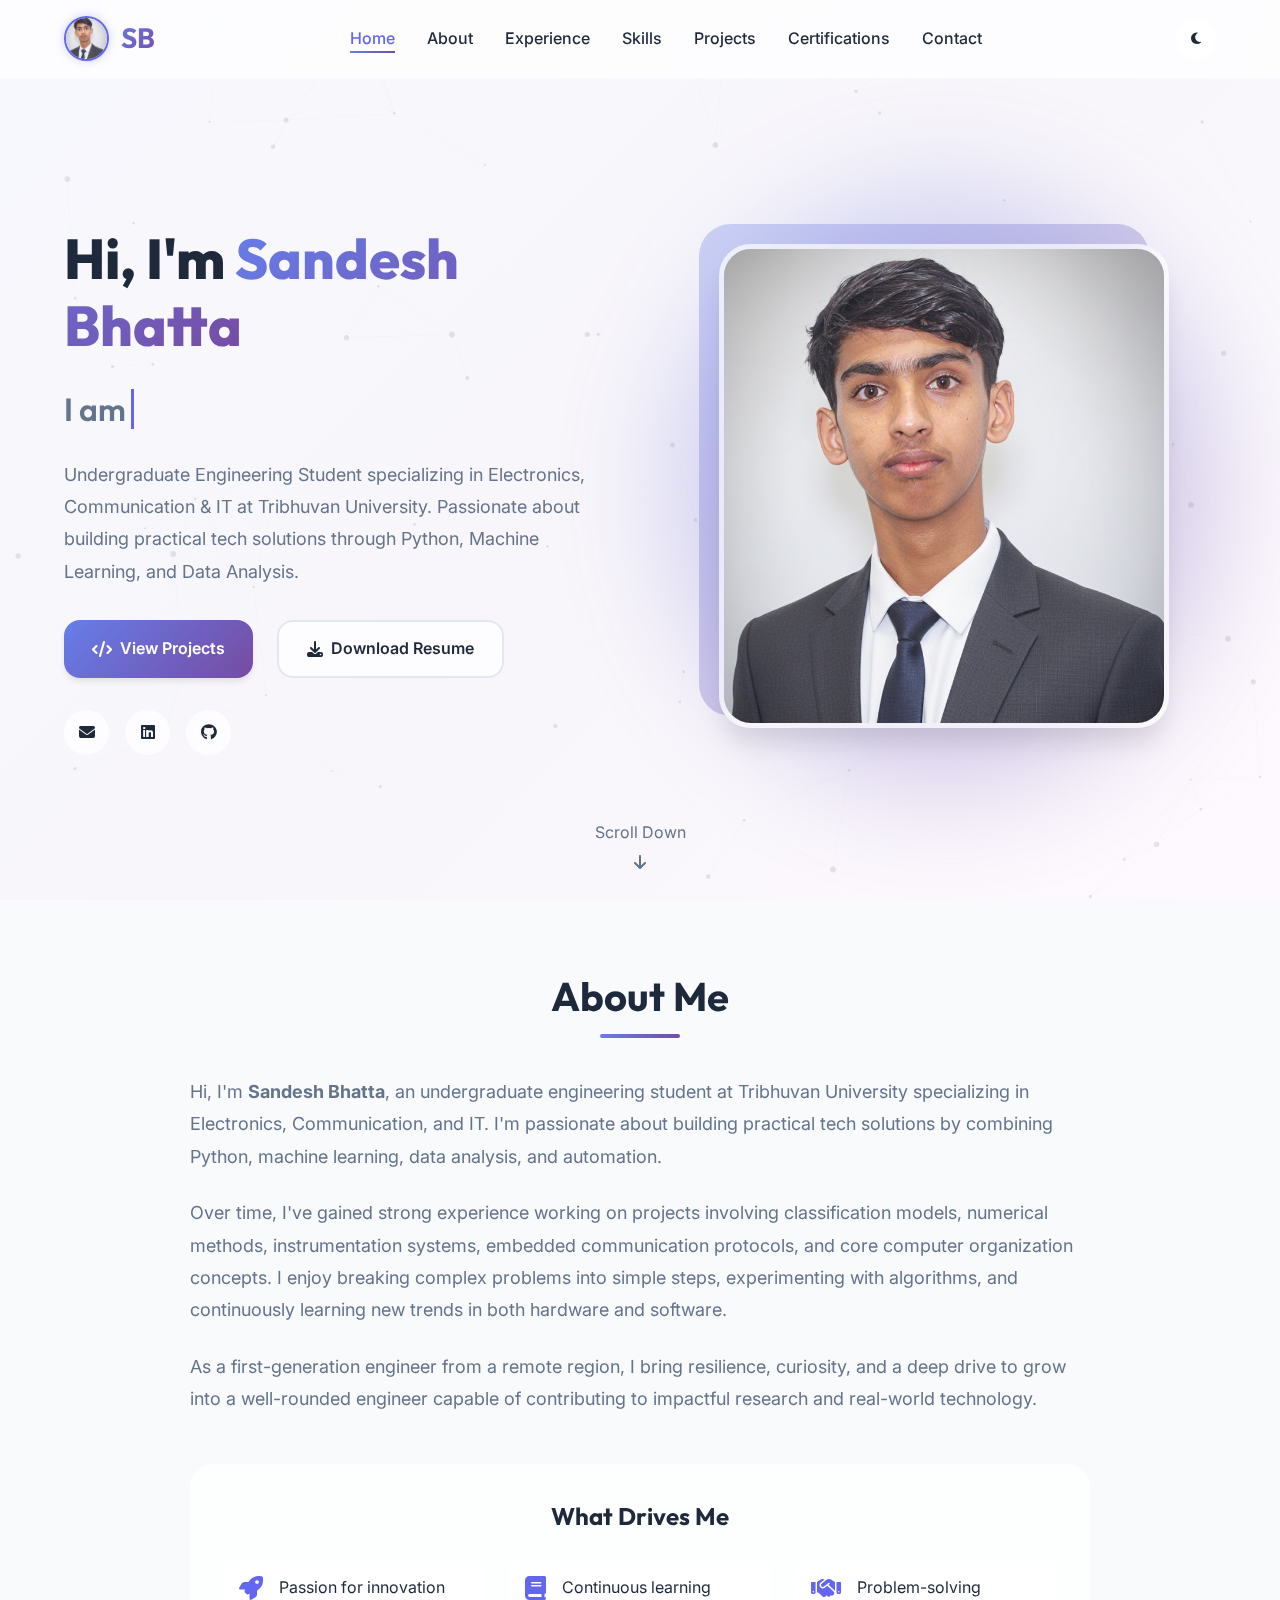
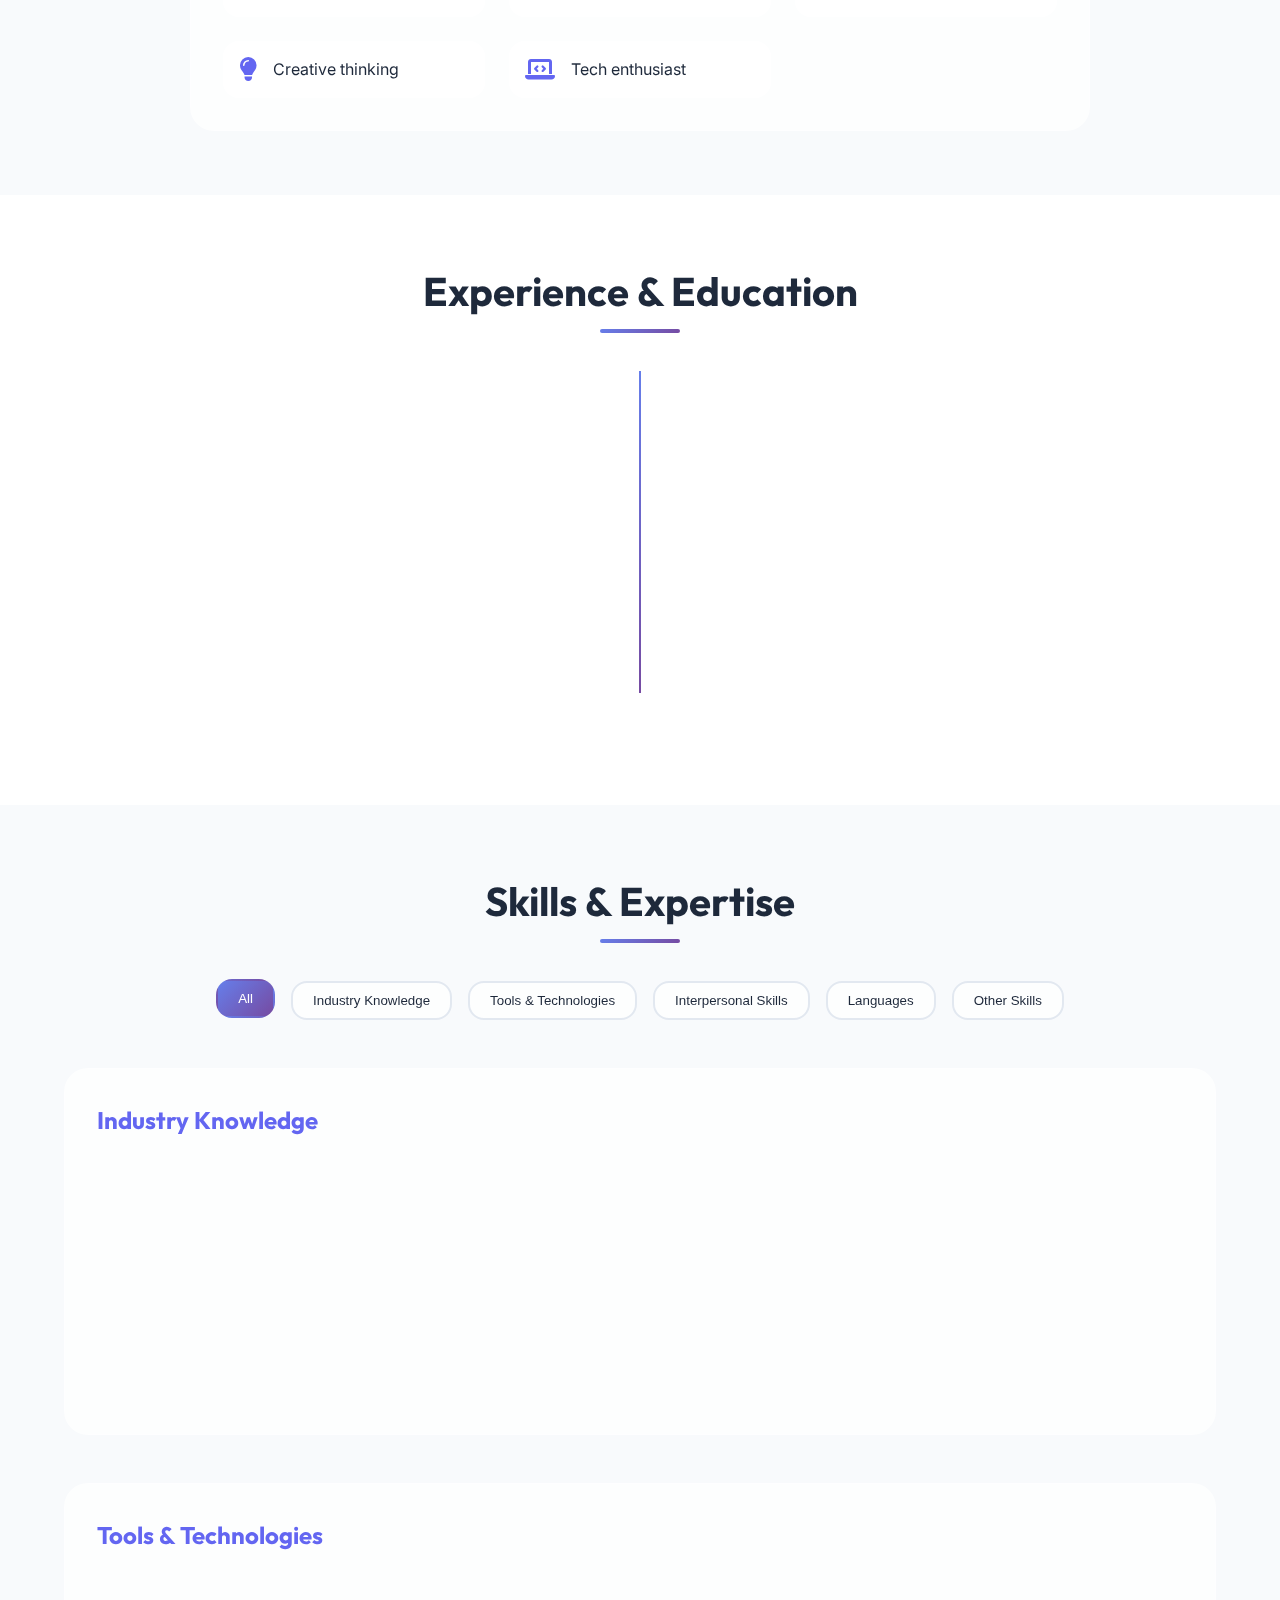
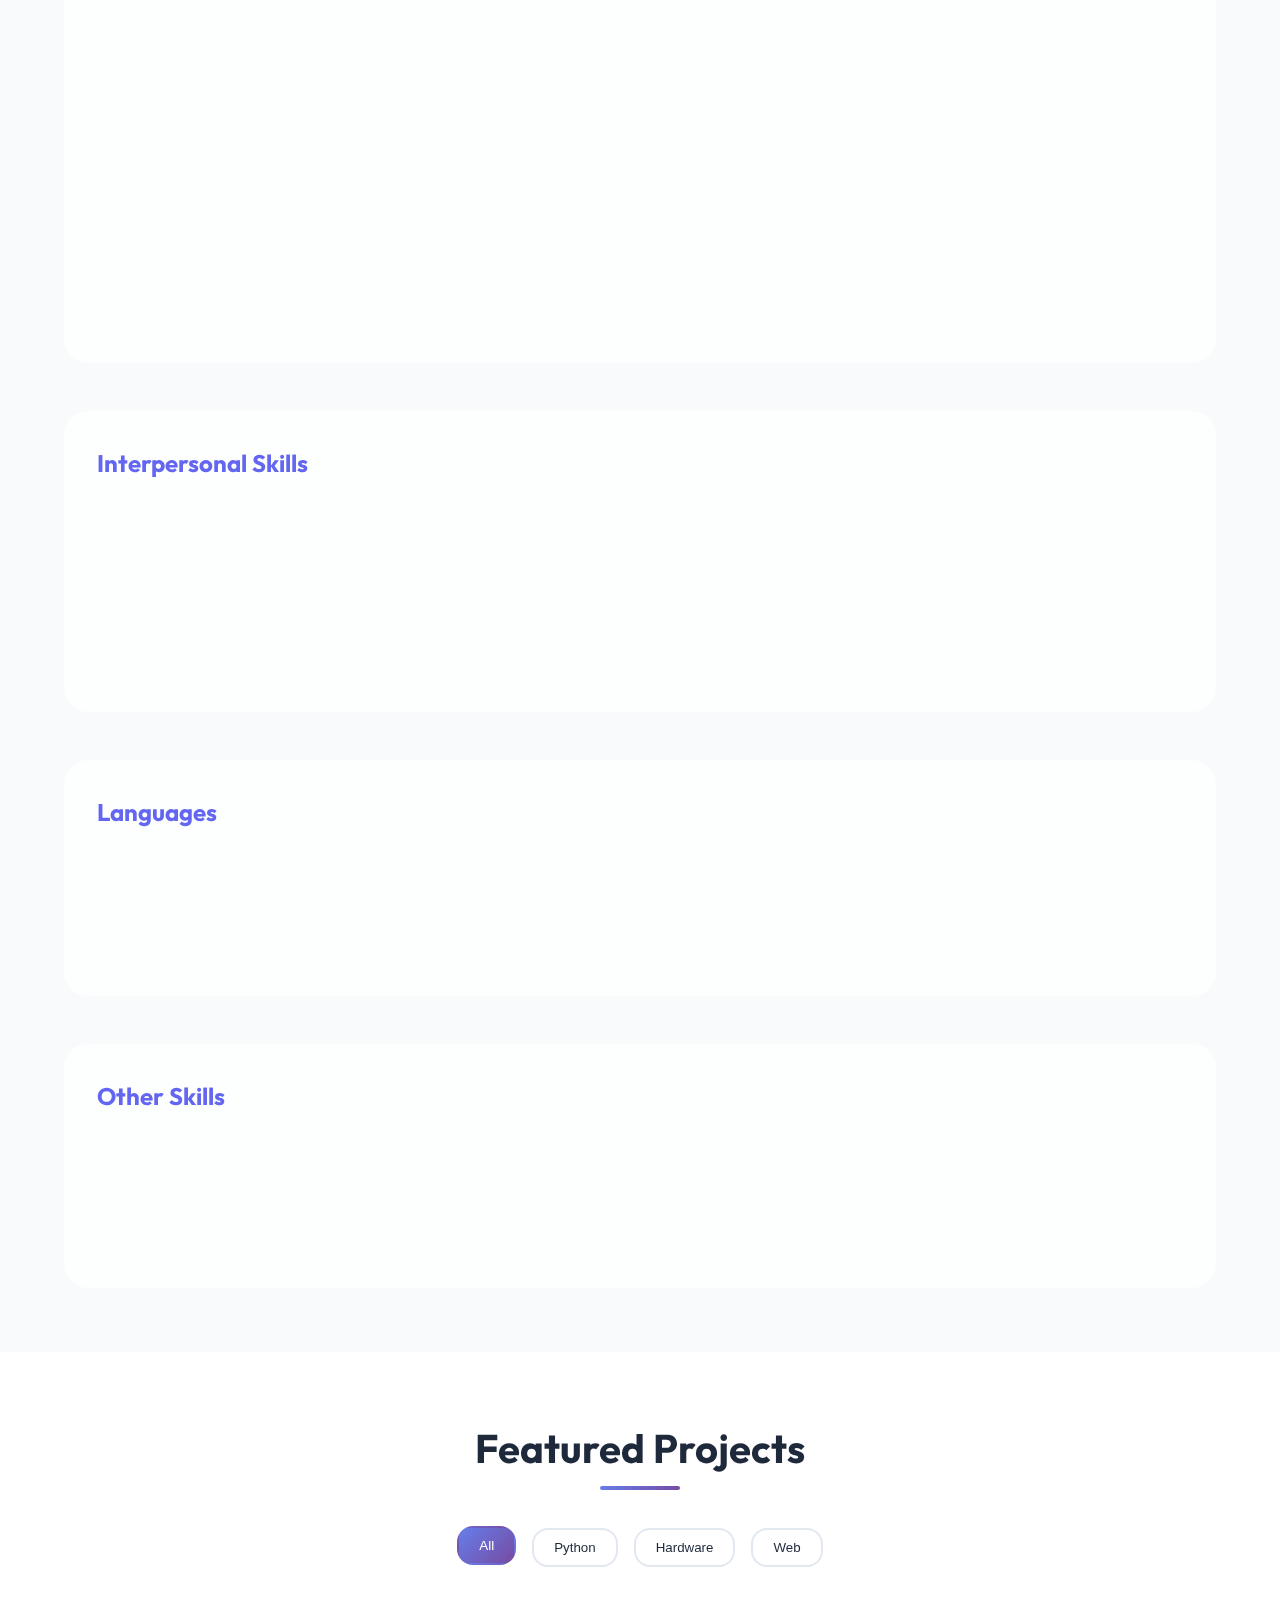
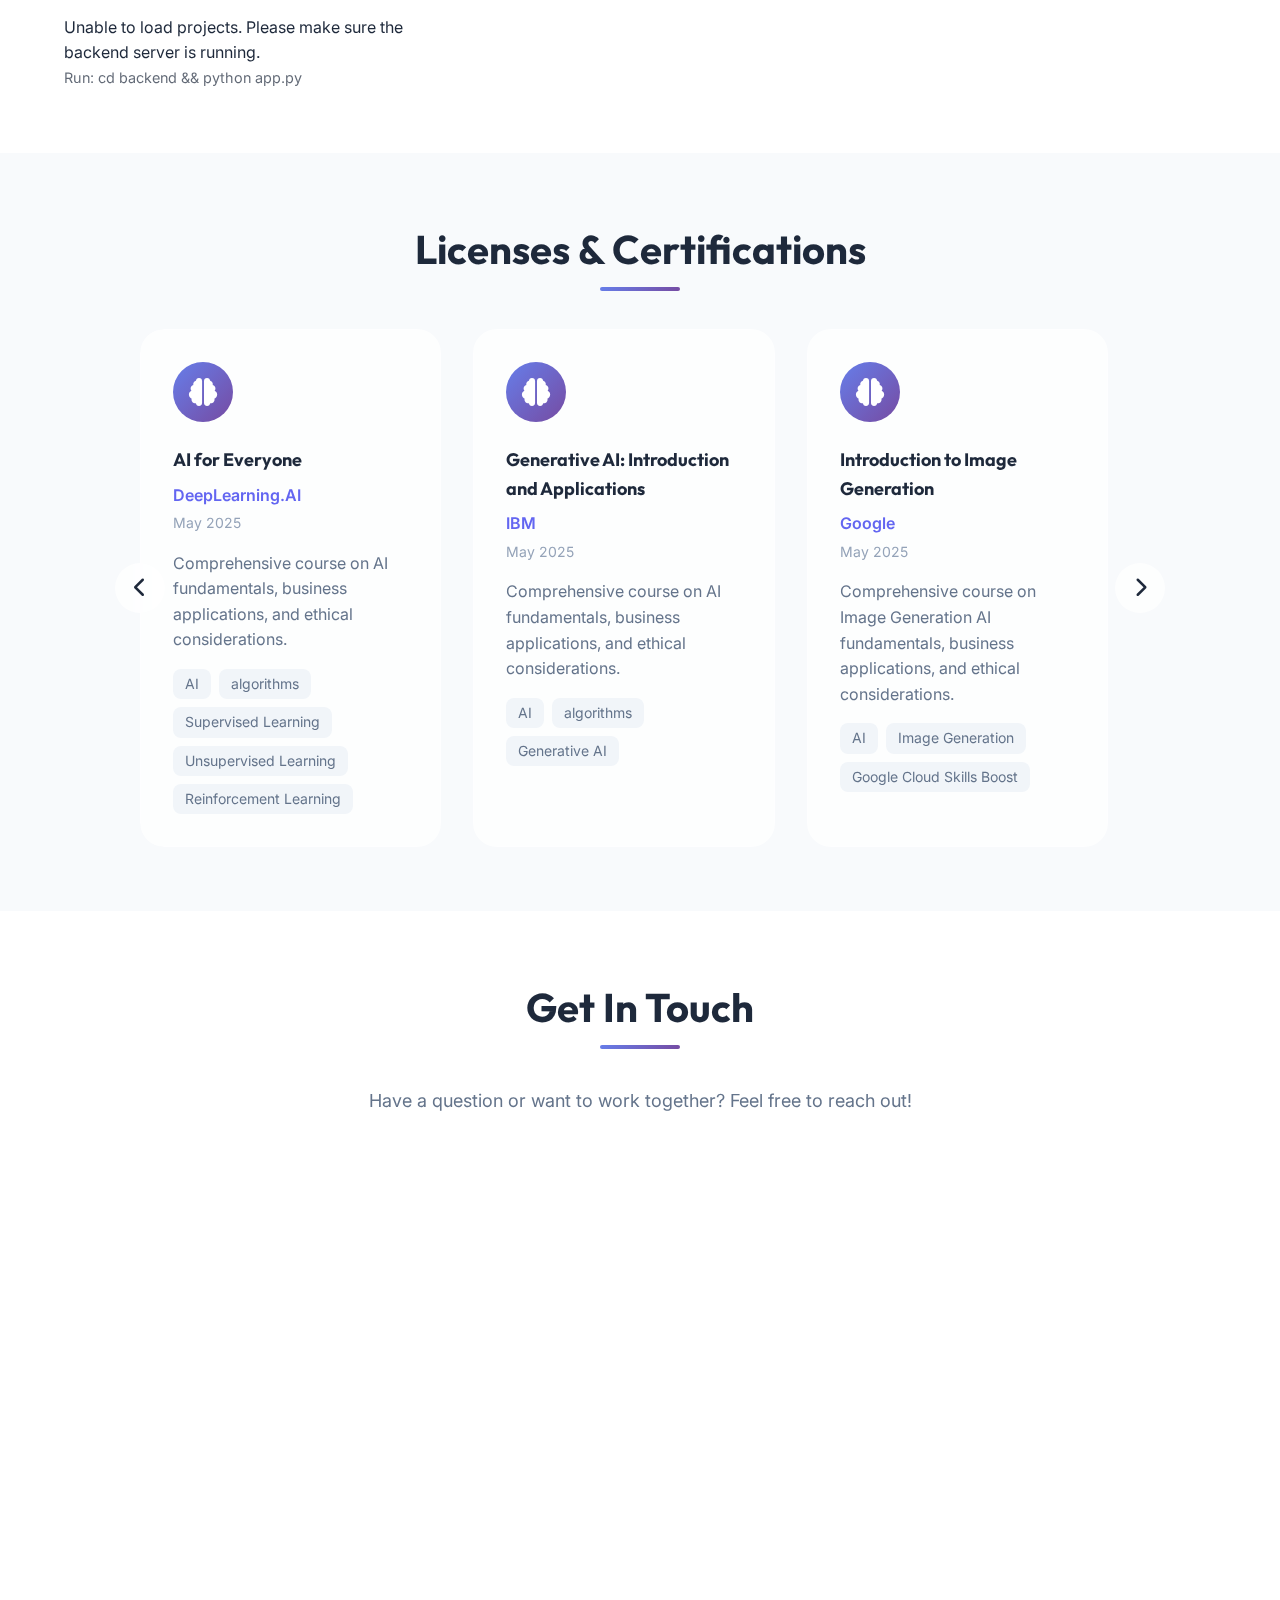
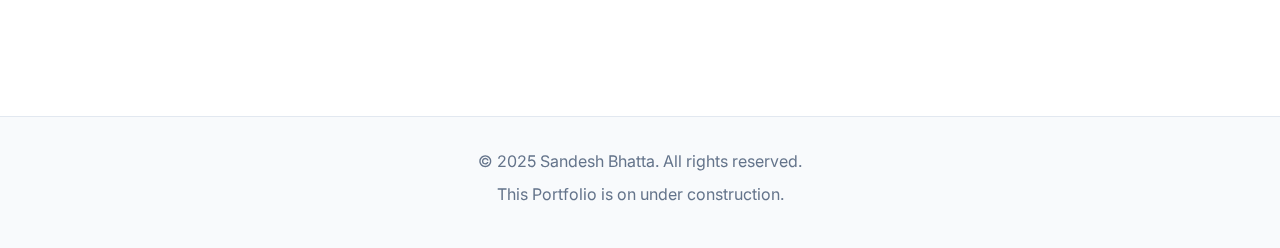
<file: index.html>
<!DOCTYPE html>
<html lang="en">

<head>
    <meta charset="UTF-8">
    <meta name="viewport" content="width=device-width, initial-scale=1.0">
    <meta name="description"
        content="Sandesh Bhatta - Electronics, Communication & IT Engineering Student | Python Developer | Machine Learning Enthusiast">
    <meta name="keywords"
        content="Sandesh Bhatta, Portfolio, Python Developer, Machine Learning, Electronics Engineering, Web Developer">
    <meta name="author" content="Sandesh Bhatta">
    <title>Sandesh Bhatta | Portfolio</title>

    <!-- Fonts -->
    <link rel="preconnect" href="https://fonts.googleapis.com">
    <link rel="preconnect" href="https://fonts.gstatic.com" crossorigin>
    <link
        href="https://fonts.googleapis.com/css2?family=Inter:wght@300;400;500;600;700;800&family=Outfit:wght@400;500;600;700&display=swap"
        rel="stylesheet">

    <!-- Font Awesome -->
    <link rel="stylesheet" href="https://cdnjs.cloudflare.com/ajax/libs/font-awesome/6.5.1/css/all.min.css">

    <!-- CSS -->
    <link rel="stylesheet" href="css/style.css">
</head>

<body>
    <!-- Particle Background -->
    <canvas id="particles"></canvas>

    <!-- Navigation -->
    <nav class="navbar" id="navbar">
        <div class="container nav-container">
            <a href="#home" class="logo">
                <img src="assets/profile.jpg" alt="Sandesh Bhatta" class="logo-image">
                <span class="logo-text">SB</span>
            </a>

            <ul class="nav-menu" id="navMenu">
                <li><a href="#home" class="nav-link active">Home</a></li>
                <li><a href="#about" class="nav-link">About</a></li>
                <li><a href="#experience" class="nav-link">Experience</a></li>
                <li><a href="#skills" class="nav-link">Skills</a></li>
                <li><a href="#projects" class="nav-link">Projects</a></li>
                <li><a href="#certifications" class="nav-link">Certifications</a></li>
                <li><a href="#contact" class="nav-link">Contact</a></li>
            </ul>

            <div class="nav-actions">
                <button class="theme-toggle" id="themeToggle" aria-label="Toggle theme">
                    <i class="fas fa-moon"></i>
                </button>
                <button class="mobile-toggle" id="mobileToggle" aria-label="Toggle menu">
                    <span></span>
                    <span></span>
                    <span></span>
                </button>
            </div>
        </div>
    </nav>

    <!-- Hero Section -->
    <section id="home" class="hero">
        <div class="container">
            <div class="hero-content">
                <div class="hero-text">
                    <h1 class="hero-title">
                        Hi, I'm <span class="gradient-text">Sandesh Bhatta</span>
                    </h1>
                    <div class="typing-container">
                        <h2 class="hero-subtitle">
                            I am <span class="typing-text" id="typingText"></span>
                        </h2>
                    </div>
                    <p class="hero-description">
                        Undergraduate Engineering Student specializing in Electronics, Communication & IT at Tribhuvan
                        University.
                        Passionate about building practical tech solutions through Python, Machine Learning, and Data
                        Analysis.
                    </p>
                    <div class="hero-buttons">
                        <a href="#projects" class="btn btn-primary">
                            <i class="fas fa-code"></i> View Projects
                        </a>
                        <a href="#" class="btn btn-secondary" id="downloadResume">
                            <i class="fas fa-download"></i> Download Resume
                        </a>
                    </div>
                    <div class="social-links">
                        <a href="mailto:bhattasandesh148@gmail.com" class="social-link" aria-label="Email">
                            <i class="fas fa-envelope"></i>
                        </a>
                        <a href="https://linkedin.com/in/sandesh-bhatta" target="_blank" class="social-link"
                            aria-label="LinkedIn">
                            <i class="fab fa-linkedin"></i>
                        </a>
                        <a href="https://github.com/sandeshbhatta495495" target="_blank" class="social-link"
                            aria-label="GitHub">
                            <i class="fab fa-github"></i>
                        </a>
                    </div>
                </div>
                <div class="hero-image">
                    <div class="image-wrapper">
                        <div class="image-glow"></div>
                        <img src="assets/profile.jpg" alt="Sandesh Bhatta" id="profileImage">
                    </div>
                </div>
            </div>
            <div class="scroll-indicator">
                <span>Scroll Down</span>
                <i class="fas fa-arrow-down"></i>
            </div>
        </div>
    </section>

    <!-- About Section -->
    <section id="about" class="about section">
        <div class="container">
            <h2 class="section-title">About Me</h2>
            <div class="about-content">
                <div class="about-text">
                    <p class="about-description">
                        Hi, I'm <strong>Sandesh Bhatta</strong>, an undergraduate engineering student at Tribhuvan
                        University
                        specializing in Electronics, Communication, and IT. I'm passionate about building practical tech
                        solutions
                        by combining Python, machine learning, data analysis, and automation.
                    </p>
                    <p class="about-description">
                        Over time, I've gained strong experience working on projects involving classification models,
                        numerical methods,
                        instrumentation systems, embedded communication protocols, and core computer organization
                        concepts. I enjoy
                        breaking complex problems into simple steps, experimenting with algorithms, and continuously
                        learning new trends
                        in both hardware and software.
                    </p>
                    <p class="about-description">
                        As a first-generation engineer from a remote region, I bring resilience, curiosity, and a deep
                        drive to grow
                        into a well-rounded engineer capable of contributing to impactful research and real-world
                        technology.
                    </p>

                    <div class="what-drives-me">
                        <h3>What Drives Me</h3>
                        <div class="drives-grid">
                            <div class="drive-item">
                                <i class="fas fa-rocket"></i>
                                <span>Passion for innovation</span>
                            </div>
                            <div class="drive-item">
                                <i class="fas fa-book"></i>
                                <span>Continuous learning</span>
                            </div>
                            <div class="drive-item">
                                <i class="fas fa-handshake"></i>
                                <span>Problem-solving</span>
                            </div>
                            <div class="drive-item">
                                <i class="fas fa-lightbulb"></i>
                                <span>Creative thinking</span>
                            </div>
                            <div class="drive-item">
                                <i class="fas fa-laptop-code"></i>
                                <span>Tech enthusiast</span>
                            </div>
                        </div>
                    </div>
                </div>
            </div>
        </div>
    </section>

    <!-- Experience Section -->
    <section id="experience" class="experience section">
        <div class="container">
            <h2 class="section-title">Experience & Education</h2>
            <div class="timeline">
                <div class="timeline-item reveal">
                    <div class="timeline-dot"></div>
                    <div class="timeline-content">
                        <h3>Undergraduate Engineering Student</h3>
                        <h4>Tribhuvan University</h4>
                        <span class="timeline-date">Present</span>
                        <p>Specializing in Electronics, Communication, and Information Technology. Working on projects
                            involving machine learning, data analysis, and embedded systems.</p>
                    </div>
                </div>
            </div>
        </div>
    </section>

    <!-- Skills Section -->
    <section id="skills" class="skills section">
        <div class="container">
            <h2 class="section-title">Skills & Expertise</h2>

            <div class="skills-filter">
                <button class="filter-btn active" data-filter="all">All</button>
                <button class="filter-btn" data-filter="industry">Industry Knowledge</button>
                <button class="filter-btn" data-filter="tools">Tools & Technologies</button>
                <button class="filter-btn" data-filter="interpersonal">Interpersonal Skills</button>
                <button class="filter-btn" data-filter="languages">Languages</button>
                <button class="filter-btn" data-filter="other">Other Skills</button>
            </div>

            <div class="skills-grid">
                <!-- Industry Knowledge -->
                <div class="skill-category" data-category="industry">
                    <h3 class="category-title">Industry Knowledge</h3>
                    <div class="skill-items">
                        <div class="skill-item reveal">
                            <div class="skill-info">
                                <span class="skill-name">Engineering Management</span>
                                <span class="skill-percent">85%</span>
                            </div>
                            <div class="skill-bar">
                                <div class="skill-progress" style="--progress: 85%"></div>
                            </div>
                        </div>
                        <div class="skill-item reveal">
                            <div class="skill-info">
                                <span class="skill-name">Data Science</span>
                                <span class="skill-percent">80%</span>
                            </div>
                            <div class="skill-bar">
                                <div class="skill-progress" style="--progress: 80%"></div>
                            </div>
                        </div>
                        <div class="skill-item reveal">
                            <div class="skill-info">
                                <span class="skill-name">Artificial Intelligence (AI)</span>
                                <span class="skill-percent">75%</span>
                            </div>
                            <div class="skill-bar">
                                <div class="skill-progress" style="--progress: 75%"></div>
                            </div>
                        </div>
                        <div class="skill-item reveal">
                            <div class="skill-info">
                                <span class="skill-name">Computer Programming</span>
                                <span class="skill-percent">90%</span>
                            </div>
                            <div class="skill-bar">
                                <div class="skill-progress" style="--progress: 90%"></div>
                            </div>
                        </div>
                    </div>
                </div>

                <!-- Tools & Technologies -->
                <div class="skill-category" data-category="tools">
                    <h3 class="category-title">Tools & Technologies</h3>
                    <div class="tech-grid">
                        <div class="tech-item reveal"><i class="fab fa-python"></i> Python</div>
                        <div class="tech-item reveal"><i class="fas fa-code"></i> C++</div>
                        <div class="tech-item reveal"><i class="fas fa-code"></i> C</div>
                        <div class="tech-item reveal"><i class="fab fa-html5"></i> HTML</div>
                        <div class="tech-item reveal"><i class="fab fa-css3-alt"></i> CSS</div>
                        <div class="tech-item reveal"><i class="fas fa-microchip"></i> Arduino</div>
                        <div class="tech-item reveal"><i class="fab fa-figma"></i> Figma</div>
                        <div class="tech-item reveal"><i class="fab fa-microsoft"></i> Microsoft Office</div>
                        <div class="tech-item reveal"><i class="fas fa-palette"></i> Adobe Photoshop</div>
                        <div class="tech-item reveal"><i class="fas fa-cube"></i> 3D Printing</div>
                        <div class="tech-item reveal"><i class="fas fa-robot"></i> Generative AI</div>
                        <div class="tech-item reveal"><i class="fas fa-network-wired"></i> n8n</div>
                        <div class="tech-item reveal"><i class="fas fa-comments"></i> ChatGPT</div>
                        <div class="tech-item reveal"><i class="fab fa-google"></i> Google Colab</div>
                        <div class="tech-item reveal"><i class="fas fa-book"></i> Jupyter Notebook</div>
                        <div class="tech-item reveal"><i class="fas fa-database"></i> SQLite</div>
                    </div>
                </div>

                <!-- Interpersonal Skills -->
                <div class="skill-category" data-category="interpersonal">
                    <h3 class="category-title">Interpersonal Skills</h3>
                    <div class="skill-items">
                        <div class="skill-item reveal">
                            <div class="skill-info">
                                <span class="skill-name">Effective Presentation</span>
                                <span class="skill-percent">88%</span>
                            </div>
                            <div class="skill-bar">
                                <div class="skill-progress" style="--progress: 88%"></div>
                            </div>
                        </div>
                        <div class="skill-item reveal">
                            <div class="skill-info">
                                <span class="skill-name">Communication</span>
                                <span class="skill-percent">90%</span>
                            </div>
                            <div class="skill-bar">
                                <div class="skill-progress" style="--progress: 90%"></div>
                            </div>
                        </div>
                        <div class="skill-item reveal">
                            <div class="skill-info">
                                <span class="skill-name">Presentation Skills</span>
                                <span class="skill-percent">85%</span>
                            </div>
                            <div class="skill-bar">
                                <div class="skill-progress" style="--progress: 85%"></div>
                            </div>
                        </div>
                    </div>
                </div>

                <!-- Languages -->
                <div class="skill-category" data-category="languages">
                    <h3 class="category-title">Languages</h3>
                    <div class="skill-items">
                        <div class="skill-item reveal">
                            <div class="skill-info">
                                <span class="skill-name">English (Fluent)</span>
                                <span class="skill-percent">95%</span>
                            </div>
                            <div class="skill-bar">
                                <div class="skill-progress" style="--progress: 95%"></div>
                            </div>
                        </div>
                        <div class="skill-item reveal">
                            <div class="skill-info">
                                <span class="skill-name">Nepali (Native)</span>
                                <span class="skill-percent">100%</span>
                            </div>
                            <div class="skill-bar">
                                <div class="skill-progress" style="--progress: 100%"></div>
                            </div>
                        </div>
                    </div>
                </div>

                <!-- Other Skills -->
                <div class="skill-category" data-category="other">
                    <h3 class="category-title">Other Skills</h3>
                    <div class="tech-grid">
                        <div class="tech-item reveal"><i class="fas fa-laptop"></i> Computer Literacy</div>
                        <div class="tech-item reveal"><i class="fas fa-file-word"></i> Word Processing</div>
                        <div class="tech-item reveal"><i class="fas fa-table"></i> Spreadsheets</div>
                        <div class="tech-item reveal"><i class="fas fa-envelope"></i> Business Email</div>
                        <div class="tech-item reveal"><i class="fas fa-brain"></i> GenAI Applications</div>
                        <div class="tech-item reveal"><i class="fas fa-terminal"></i> Prompt Engineering</div>
                    </div>
                </div>
            </div>
        </div>
    </section>

    <!-- Projects Section -->
    <section id="projects" class="projects section">
        <div class="container">
            <h2 class="section-title">Featured Projects</h2>

            <div class="projects-filter">
                <button class="filter-btn active" data-filter="all">All</button>
                <button class="filter-btn" data-filter="python">Python</button>
                <button class="filter-btn" data-filter="hardware">Hardware</button>
                <button class="filter-btn" data-filter="web">Web</button>
            </div>

            <div class="projects-grid">
                <!-- Projects will be loaded dynamically from backend -->
            </div>
        </div>
    </section>

    <!-- Certifications Section -->
    <section id="certifications" class="certifications section">
        <div class="container">
            <h2 class="section-title">Licenses & Certifications</h2>

            <div class="certifications-carousel">
                <button class="carousel-btn prev" id="prevBtn">
                    <i class="fas fa-chevron-left"></i>
                </button>

                <div class="certifications-wrapper">
                    <div class="certifications-track" id="certificationsTrack">
                        <!-- Certification 1 -->
                        <div class="cert-card">
                            <div class="cert-icon">
                                <i class="fas fa-brain"></i>
                            </div>
                            <h3 class="cert-title">AI for Everyone</h3>
                            <p class="cert-issuer">DeepLearning.AI</p>
                            <p class="cert-date">May 2025</p>
                            <p class="cert-description">Comprehensive course on AI fundamentals, business applications,
                                and ethical considerations.</p>
                            <div class="cert-tags">
                                <span class="tag">AI</span>
                                <span class="tag">algorithms</span>
                                <span class="tag">Supervised Learning</span>
                                <span class="tag">Unsupervised Learning</span>
                                <span class="tag">Reinforcement Learning</span>
                                
                            </div>
                        </div>
                        <!-- Certification 2 -->
                        <div class="cert-card">
                            <div class="cert-icon">
                                <i class="fas fa-brain"></i>
                            </div>
                            <h3 class="cert-title">Generative AI: Introduction and Applications</h3>
                            <p class="cert-issuer">IBM</p>
                            <p class="cert-date">May 2025</p>
                            <p class="cert-description">Comprehensive course on AI fundamentals, business applications,
                                and ethical considerations.</p>
                            <div class="cert-tags">
                                <span class="tag">AI</span>
                                <span class="tag">algorithms</span>
                                <span class="tag">Generative AI</span>

                            </div>
                        </div>
                        <!-- Certification 3 -->
                        <div class="cert-card">
                            <div class="cert-icon">
                                <i class="fas fa-brain"></i>
                            </div>
                            <h3 class="cert-title">Introduction to Image Generation </h3>
                            <p class="cert-issuer">Google</p>
                            <p class="cert-date">May 2025</p>
                            <p class="cert-description">Comprehensive course on Image Generation AI fundamentals,
                                business
                                applications,
                                and ethical considerations.</p>
                            <div class="cert-tags">
                                <span class="tag">AI</span>
                                <span class="tag">Image Generation</span>
                                <span class="tag">Google Cloud Skills Boost</span>
                                
                            </div>
                        </div>
                        <!-- Certification 3 -->
                        <div class="cert-card">
                            <div class="cert-icon">
                                <i class="fas fa-brain"></i>
                            </div>
                            <h3 class="cert-title">What Is Generative AI? </h3>
                            <p class="cert-issuer">LinkedIn Learning</p>
                            <p class="cert-date">May 2025</p>
                            <p class="cert-description">Comprehensive course on Generative AI fundamentals, business
                                applications,
                                and ethical considerations.</p>
                            <div class="cert-tags">
                                <span class="tag">AI</span>
                                <span class="tag">Generative AI</span>
                                <span class="tag">LinkedIn Learning</span>
                            </div>
                        </div>
                        <!-- Certification 4 -->
                        <div class="cert-card">
                            <div class="cert-icon">
                                <i class="fas fa-bullhorn"></i>
                            </div>
                            <h3 class="cert-title">Supervised Learning</h3>
                            <p class="cert-issuer"> Stanford University and DeepLearning.AI</p>
                            <p class="cert-date">Dec 2025</p>
                            <p class="cert-description">This Skill help me learn and grow in the field of AI and Machine
                                Learning on espacially on Supervised Learning. </p>
                            <div class="cert-tags">
                                <span class="tag">AI</span>
                                <span class="tag">Machine Learning</span>
                            </div>
                        </div>

                        <!-- Certification 4 -->
                        <div class="cert-card">
                            <div class="cert-icon">
                                <i class="fas fa-cube"></i>
                            </div>
                            <h3 class="cert-title">Designing & 3D Printing</h3>
                            <p class="cert-issuer">HP LIFE</p>
                            <p class="cert-date">May 2025</p>
                            <p class="cert-description">Digital modeling, additive manufacturing principles, and
                                practical 3D prototyping.</p>
                            <div class="cert-tags">
                                <span class="tag">3D Printing</span>
                                <span class="tag">Manufacturing</span>
                            </div>
                        </div>

                        <!-- Certification 4 -->
                        <div class="cert-card">
                            <div class="cert-icon">
                                <i class="fas fa-robot"></i>
                            </div>
                            <h3 class="cert-title">ChatGPT Prompt Engineering</h3>
                            <p class="cert-issuer">DeepLearning.AI</p>
                            <p class="cert-date">May 2025</p>
                            <p class="cert-description">Prompt engineering strategies for building powerful applications
                                using ChatGPT.</p>
                            <div class="cert-tags">
                                <span class="tag">Prompt Engineering</span>
                                <span class="tag">GenAI</span>
                            </div>
                        </div>

                        <!-- Certification 5 -->
                        <div class="cert-card">
                            <div class="cert-icon">
                                <i class="fas fa-python"></i>
                            </div>
                            <h3 class="cert-title">Python With Data Science</h3>
                            <p class="cert-issuer">Research and Innovation Unit</p>
                            <p class="cert-date">Jan 2025</p>
                            <p class="cert-description">Python for data manipulation, analysis, and visualization using
                                NumPy, Pandas, Matplotlib.</p>
                            <div class="cert-tags">
                                <span class="tag">Python</span>
                                <span class="tag">Data Science</span>
                            </div>
                        </div>

                        <!-- Certification 6 -->
                        <div class="cert-card">
                            <div class="cert-icon">
                                <i class="fab fa-figma"></i>
                            </div>
                            <h3 class="cert-title">Introduction to Figma</h3>
                            <p class="cert-issuer">Research and Innovation Unit</p>
                            <p class="cert-date">Apr 2024</p>
                            <p class="cert-description">UI/UX design fundamentals using Figma, prototyping, and
                                component management.</p>
                            <div class="cert-tags">
                                <span class="tag">Figma</span>
                                <span class="tag">UI/UX</span>
                            </div>
                        </div>

                        <!-- Certification 7 -->
                        <div class="cert-card">
                            <div class="cert-icon">
                                <i class="fas fa-shield-alt"></i>
                            </div>
                            <h3 class="cert-title">Cyber Security Awareness</h3>
                            <p class="cert-issuer">HP LIFE</p>
                            <p class="cert-date">May 2025</p>
                            <p class="cert-description">Cybersecurity threats, personal data protection, and secure
                                browsing practices.</p>
                            <div class="cert-tags">
                                <span class="tag">Cybersecurity</span>
                                <span class="tag">Security</span>
                            </div>
                        </div>
                    </div>
                </div>

                <button class="carousel-btn next" id="nextBtn">
                    <i class="fas fa-chevron-right"></i>
                </button>
            </div>
        </div>
    </section>

    <!-- Contact Section -->
    <section id="contact" class="contact section">
        <div class="container">
            <h2 class="section-title">Get In Touch</h2>
            <p class="section-subtitle">Have a question or want to work together? Feel free to reach out!</p>

            <div class="contact-content">
                <div class="contact-info">
                    <div class="contact-item reveal">
                        <div class="contact-icon">
                            <i class="fas fa-envelope"></i>
                        </div>
                        <div class="contact-details">
                            <h3>Email</h3>
                            <a href="mailto:bhattasandesh148@gmail.com">bhattasandesh148@gmail.com</a>
                        </div>
                    </div>

                    <div class="contact-item reveal">
                        <div class="contact-icon">
                            <i class="fab fa-linkedin"></i>
                        </div>
                        <div class="contact-details">
                            <h3>LinkedIn</h3>
                            <a href="https://linkedin.com/in/sandesh-bhatta"
                                target="_blank">linkedin.com/in/sandesh-bhatta</a>
                        </div>
                    </div>

                    <div class="contact-item reveal">
                        <div class="contact-icon">
                            <i class="fab fa-github"></i>
                        </div>
                        <div class="contact-details">
                            <h3>GitHub</h3>
                            <a href="https://github.com/sandeshbhatta495495"
                                target="_blank">github.com/sandeshbhatta495</a>
                        </div>
                    </div>
                </div>

                <form class="contact-form reveal" id="contactForm">
                    <div class="form-group">
                        <input type="text" id="name" name="name" placeholder="Your Name" required>
                    </div>
                    <div class="form-group">
                        <input type="email" id="email" name="email" placeholder="Your Email" required>
                    </div>
                    <div class="form-group">
                        <input type="text" id="subject" name="subject" placeholder="Subject" required>
                    </div>
                    <div class="form-group">
                        <textarea id="message" name="message" rows="5" placeholder="Your Message" required></textarea>
                    </div>
                    <button type="submit" class="btn btn-primary">
                        <i class="fas fa-paper-plane"></i> Send Message
                    </button>
                    <div class="form-status" id="formStatus"></div>
                </form>
            </div>
        </div>
    </section>

    <!-- Footer -->
    <footer class="footer">
        <div class="container">
            <div class="footer-content">
                <p>&copy; 2025 Sandesh Bhatta. All rights reserved.</p>
                <p>This Portfolio is on under construction.</p>
            </div>
        </div>
    </footer>

    <!-- Scripts -->
    <script src="js\main.js"></script>
</body>

</html>
</file>
<file: css/style.css>
:root {
    /* Color Palette */
    --primary-color: #6366f1;
    --primary-dark: #4f46e5;
    --primary-light: #818cf8;
    --secondary-color: #ec4899;
    --accent-color: #14b8a6;

    /* Gradients */
    --gradient-primary: linear-gradient(135deg, #667eea 0%, #764ba2 100%);
    --gradient-secondary: linear-gradient(135deg, #f093fb 0%, #f5576c 100%);
    --gradient-accent: linear-gradient(135deg, #4facfe 0%, #00f2fe 100%);
    --gradient-hero: linear-gradient(135deg, #667eea 0%, #764ba2 50%, #f093fb 100%);

    /* Light Theme */
    --bg-primary: #ffffff;
    --bg-secondary: #f8fafc;
    --bg-tertiary: #f1f5f9;
    --text-primary: #1e293b;
    --text-secondary: #64748b;
    --text-tertiary: #94a3b8;
    --border-color: #e2e8f0;
    --shadow-sm: 0 1px 2px 0 rgba(0, 0, 0, 0.05);
    --shadow-md: 0 4px 6px -1px rgba(0, 0, 0, 0.1);
    --shadow-lg: 0 10px 15px -3px rgba(0, 0, 0, 0.1);
    --shadow-xl: 0 20px 25px -5px rgba(0, 0, 0, 0.1);

    /* Glass Effect */
    --glass-bg: rgba(255, 255, 255, 0.7);
    --glass-border: rgba(255, 255, 255, 0.18);

    /* Spacing */
    --spacing-xs: 0.5rem;
    --spacing-sm: 1rem;
    --spacing-md: 1.5rem;
    --spacing-lg: 2rem;
    --spacing-xl: 3rem;
    --spacing-2xl: 4rem;

    /* Typography */
    --font-primary: 'Inter', sans-serif;
    --font-heading: 'Outfit', sans-serif;

    /* Transitions */
    --transition-fast: 0.2s ease;
    --transition-base: 0.3s ease;
    --transition-slow: 0.5s ease;

    /* Border Radius */
    --radius-sm: 0.5rem;
    --radius-md: 1rem;
    --radius-lg: 1.5rem;
    --radius-xl: 2rem;
}

/* Dark Theme */
[data-theme="dark"] {
    --bg-primary: #0f172a;
    --bg-secondary: #1e293b;
    --bg-tertiary: #334155;
    --text-primary: #f1f5f9;
    --text-secondary: #cbd5e1;
    --text-tertiary: #94a3b8;
    --border-color: #334155;
    --shadow-sm: 0 1px 2px 0 rgba(0, 0, 0, 0.3);
    --shadow-md: 0 4px 6px -1px rgba(0, 0, 0, 0.4);
    --shadow-lg: 0 10px 15px -3px rgba(0, 0, 0, 0.5);
    --shadow-xl: 0 20px 25px -5px rgba(0, 0, 0, 0.6);
    --glass-bg: rgba(30, 41, 59, 0.7);
    --glass-border: rgba(255, 255, 255, 0.1);
}

/* Reset & Base Styles */
* {
    margin: 0;
    padding: 0;
    box-sizing: border-box;
}

html {
    scroll-behavior: smooth;
    overflow-x: hidden;
}

body {
    font-family: var(--font-primary);
    background: var(--bg-primary);
    color: var(--text-primary);
    line-height: 1.6;
    overflow-x: hidden;
    transition: background-color var(--transition-base), color var(--transition-base);
}

.container {
    max-width: 1200px;
    margin: 0 auto;
    padding: 0 var(--spacing-md);
}

/* Particle Background */
#particles {
    position: fixed;
    top: 0;
    left: 0;
    width: 100%;
    height: 100%;
    z-index: -1;
    opacity: 0.3;
}

/* Navigation */
.navbar {
    position: fixed;
    top: 0;
    left: 0;
    width: 100%;
    z-index: 1000;
    padding: var(--spacing-sm) 0;
    background: var(--glass-bg);
    backdrop-filter: blur(10px);
    -webkit-backdrop-filter: blur(10px);
    border-bottom: 1px solid var(--glass-border);
    transition: all var(--transition-base);
}

.navbar.scrolled {
    padding: var(--spacing-xs) 0;
    box-shadow: var(--shadow-lg);
}

.nav-container {
    display: flex;
    justify-content: space-between;
    align-items: center;
}

.logo {
    text-decoration: none;
    display: flex;
    align-items: center;
    gap: 0.75rem;
}

.logo-image {
    width: 45px;
    height: 45px;
    border-radius: 50%;
    object-fit: cover;
    border: 2px solid var(--primary-color);
    box-shadow: 0 0 10px rgba(99, 102, 241, 0.3);
    transition: all var(--transition-base);
}

.logo-image:hover {
    transform: scale(1.1);
    box-shadow: 0 0 15px rgba(99, 102, 241, 0.5);
}

.logo-text {
    font-family: var(--font-heading);
    font-size: 1.75rem;
    font-weight: 700;
    background: var(--gradient-primary);
    -webkit-background-clip: text;
    -webkit-text-fill-color: transparent;
    background-clip: text;
}

.nav-menu {
    display: flex;
    list-style: none;
    gap: var(--spacing-lg);
}

.nav-link {
    color: var(--text-primary);
    text-decoration: none;
    font-weight: 500;
    position: relative;
    transition: color var(--transition-fast);
}

.nav-link::after {
    content: '';
    position: absolute;
    bottom: -5px;
    left: 0;
    width: 0;
    height: 2px;
    background: var(--gradient-primary);
    transition: width var(--transition-base);
}

.nav-link:hover,
.nav-link.active {
    color: var(--primary-color);
}

.nav-link:hover::after,
.nav-link.active::after {
    width: 100%;
}

.nav-actions {
    display: flex;
    align-items: center;
    gap: var(--spacing-sm);
}

.theme-toggle {
    background: var(--glass-bg);
    border: 1px solid var(--glass-border);
    color: var(--text-primary);
    width: 40px;
    height: 40px;
    border-radius: 50%;
    cursor: pointer;
    display: flex;
    align-items: center;
    justify-content: center;
    transition: all var(--transition-base);
}

.theme-toggle:hover {
    background: var(--primary-color);
    color: white;
    transform: rotate(180deg);
}

.mobile-toggle {
    display: none;
    flex-direction: column;
    gap: 5px;
    background: none;
    border: none;
    cursor: pointer;
}

.mobile-toggle span {
    width: 25px;
    height: 3px;
    background: var(--text-primary);
    border-radius: 3px;
    transition: all var(--transition-base);
}

/* Hero Section */
.hero {
    min-height: 100vh;
    display: flex;
    align-items: center;
    padding-top: 80px;
    position: relative;
    overflow: hidden;
}

.hero::before {
    content: '';
    position: absolute;
    top: 0;
    left: 0;
    width: 100%;
    height: 100%;
    background: var(--gradient-hero);
    opacity: 0.05;
    z-index: -1;
}

.hero-content {
    display: grid;
    grid-template-columns: 1fr 1fr;
    gap: var(--spacing-2xl);
    align-items: center;
}

.hero-text {
    animation: fadeInUp 0.8s ease;
}

.hero-title {
    font-family: var(--font-heading);
    font-size: 3.5rem;
    font-weight: 800;
    line-height: 1.2;
    margin-bottom: var(--spacing-md);
}

.gradient-text {
    background: var(--gradient-primary);
    -webkit-background-clip: text;
    -webkit-text-fill-color: transparent;
    background-clip: text;
}

.typing-container {
    margin-bottom: var(--spacing-md);
}

.hero-subtitle {
    font-family: var(--font-heading);
    font-size: 2rem;
    font-weight: 600;
    color: var(--text-secondary);
}

.typing-text {
    color: var(--primary-color);
    border-right: 3px solid var(--primary-color);
    padding-right: 5px;
    animation: blink 0.7s infinite;
}

@keyframes blink {

    0%,
    100% {
        border-color: transparent;
    }

    50% {
        border-color: var(--primary-color);
    }
}

.hero-description {
    font-size: 1.125rem;
    color: var(--text-secondary);
    margin-bottom: var(--spacing-lg);
    line-height: 1.8;
}

.hero-buttons {
    display: flex;
    gap: var(--spacing-md);
    margin-bottom: var(--spacing-lg);
}

.btn {
    padding: 0.875rem 1.75rem;
    border-radius: var(--radius-md);
    font-weight: 600;
    text-decoration: none;
    display: inline-flex;
    align-items: center;
    gap: 0.5rem;
    transition: all var(--transition-base);
    border: none;
    cursor: pointer;
    font-size: 1rem;
}

.btn-primary {
    background: var(--gradient-primary);
    color: white;
    box-shadow: var(--shadow-md);
}

.btn-primary:hover {
    transform: translateY(-2px);
    box-shadow: var(--shadow-xl);
}

.btn-secondary {
    background: var(--glass-bg);
    color: var(--text-primary);
    border: 2px solid var(--border-color);
    backdrop-filter: blur(10px);
}

.btn-secondary:hover {
    background: var(--bg-tertiary);
    transform: translateY(-2px);
}

.social-links {
    display: flex;
    gap: var(--spacing-sm);
}

.social-link {
    width: 45px;
    height: 45px;
    border-radius: 50%;
    background: var(--glass-bg);
    backdrop-filter: blur(10px);
    border: 1px solid var(--glass-border);
    display: flex;
    align-items: center;
    justify-content: center;
    color: var(--text-primary);
    text-decoration: none;
    transition: all var(--transition-base);
}

.social-link:hover {
    background: var(--gradient-primary);
    color: white;
    transform: translateY(-3px);
    box-shadow: var(--shadow-lg);
}

.hero-image {
    animation: fadeInRight 0.8s ease;
}

.image-wrapper {
    position: relative;
    width: 100%;
    max-width: 450px;
    margin: 0 auto;
}

.image-wrapper::before {
    content: '';
    position: absolute;
    top: -20px;
    left: -20px;
    right: 20px;
    bottom: 20px;
    background: var(--gradient-primary);
    border-radius: var(--radius-xl);
    z-index: -1;
    opacity: 0.3;
    animation: pulse 3s infinite;
}

.image-glow {
    position: absolute;
    top: 50%;
    left: 50%;
    transform: translate(-50%, -50%);
    width: 120%;
    height: 120%;
    background: var(--gradient-primary);
    border-radius: 50%;
    filter: blur(60px);
    opacity: 0.3;
    z-index: -1;
    animation: glow 3s ease-in-out infinite;
}

@keyframes glow {

    0%,
    100% {
        opacity: 0.3;
        transform: translate(-50%, -50%) scale(1);
    }

    50% {
        opacity: 0.5;
        transform: translate(-50%, -50%) scale(1.1);
    }
}

.image-wrapper img {
    width: 100%;
    height: auto;
    border-radius: var(--radius-xl);
    box-shadow: var(--shadow-xl);
    border: 5px solid var(--glass-bg);
    backdrop-filter: blur(10px);
}

.scroll-indicator {
    position: absolute;
    bottom: 30px;
    left: 50%;
    transform: translateX(-50%);
    display: flex;
    flex-direction: column;
    align-items: center;
    gap: 0.5rem;
    color: var(--text-secondary);
    animation: bounce 2s infinite;
}

@keyframes bounce {

    0%,
    100% {
        transform: translateX(-50%) translateY(0);
    }

    50% {
        transform: translateX(-50%) translateY(-10px);
    }
}

/* Section Styles */
.section {
    padding: var(--spacing-2xl) 0;
}

.section-title {
    font-family: var(--font-heading);
    font-size: 2.5rem;
    font-weight: 700;
    text-align: center;
    margin-bottom: var(--spacing-xl);
    position: relative;
}

.section-title::after {
    content: '';
    position: absolute;
    bottom: -10px;
    left: 50%;
    transform: translateX(-50%);
    width: 80px;
    height: 4px;
    background: var(--gradient-primary);
    border-radius: 2px;
}

.section-subtitle {
    text-align: center;
    color: var(--text-secondary);
    font-size: 1.125rem;
    margin-bottom: var(--spacing-lg);
}

/* About Section */
.about {
    background: var(--bg-secondary);
}

.about-text {
    max-width: 900px;
    margin: 0 auto;
}

.about-description {
    font-size: 1.125rem;
    color: var(--text-secondary);
    margin-bottom: var(--spacing-md);
    line-height: 1.8;
}

.what-drives-me {
    margin-top: var(--spacing-xl);
    padding: var(--spacing-lg);
    background: var(--glass-bg);
    backdrop-filter: blur(10px);
    border-radius: var(--radius-lg);
    border: 1px solid var(--glass-border);
}

.what-drives-me h3 {
    font-family: var(--font-heading);
    font-size: 1.5rem;
    margin-bottom: var(--spacing-md);
    text-align: center;
}

.drives-grid {
    display: grid;
    grid-template-columns: repeat(auto-fit, minmax(200px, 1fr));
    gap: var(--spacing-md);
}

.drive-item {
    display: flex;
    align-items: center;
    gap: var(--spacing-sm);
    padding: var(--spacing-sm);
    background: var(--bg-primary);
    border-radius: var(--radius-md);
    transition: all var(--transition-base);
}

.drive-item:hover {
    transform: translateY(-3px);
    box-shadow: var(--shadow-md);
}

.drive-item i {
    font-size: 1.5rem;
    color: var(--primary-color);
}

/* Timeline */
.timeline {
    max-width: 800px;
    margin: 0 auto;
    position: relative;
}

.timeline::before {
    content: '';
    position: absolute;
    left: 50%;
    transform: translateX(-50%);
    width: 2px;
    height: 100%;
    background: var(--gradient-primary);
}

.timeline-item {
    display: flex;
    justify-content: flex-end;
    padding-right: 50%;
    position: relative;
    margin-bottom: var(--spacing-xl);
}

.timeline-item:nth-child(even) {
    justify-content: flex-start;
    padding-left: 50%;
    padding-right: 0;
}

.timeline-dot {
    position: absolute;
    left: 50%;
    transform: translateX(-50%);
    width: 20px;
    height: 20px;
    background: var(--primary-color);
    border-radius: 50%;
    border: 4px solid var(--bg-primary);
    z-index: 1;
}

.timeline-content {
    background: var(--glass-bg);
    backdrop-filter: blur(10px);
    padding: var(--spacing-md);
    border-radius: var(--radius-lg);
    border: 1px solid var(--glass-border);
    width: calc(100% - 40px);
    box-shadow: var(--shadow-md);
    transition: all var(--transition-base);
}

.timeline-content:hover {
    transform: translateY(-5px);
    box-shadow: var(--shadow-xl);
}

.timeline-content h3 {
    font-family: var(--font-heading);
    font-size: 1.25rem;
    margin-bottom: 0.5rem;
}

.timeline-content h4 {
    color: var(--primary-color);
    margin-bottom: 0.5rem;
}

.timeline-date {
    display: inline-block;
    background: var(--gradient-primary);
    color: white;
    padding: 0.25rem 0.75rem;
    border-radius: var(--radius-sm);
    font-size: 0.875rem;
    margin-bottom: 0.5rem;
}

.timeline-content p {
    color: var(--text-secondary);
    line-height: 1.6;
}

/* Skills Section */
.skills {
    background: var(--bg-secondary);
}

.skills-filter {
    display: flex;
    justify-content: center;
    flex-wrap: wrap;
    gap: var(--spacing-sm);
    margin-bottom: var(--spacing-xl);
}

.filter-btn {
    padding: 0.625rem 1.25rem;
    border: 2px solid var(--border-color);
    background: var(--glass-bg);
    backdrop-filter: blur(10px);
    color: var(--text-primary);
    border-radius: var(--radius-md);
    cursor: pointer;
    font-weight: 500;
    transition: all var(--transition-base);
}

.filter-btn:hover,
.filter-btn.active {
    background: var(--gradient-primary);
    color: white;
    border-color: transparent;
    transform: translateY(-2px);
}

.skills-grid {
    display: grid;
    gap: var(--spacing-xl);
}

.skill-category {
    background: var(--glass-bg);
    backdrop-filter: blur(10px);
    padding: var(--spacing-lg);
    border-radius: var(--radius-lg);
    border: 1px solid var(--glass-border);
    transition: all var(--transition-base);
}

.skill-category.hidden {
    display: none;
}

.category-title {
    font-family: var(--font-heading);
    font-size: 1.5rem;
    margin-bottom: var(--spacing-md);
    color: var(--primary-color);
}

.skill-items {
    display: grid;
    gap: var(--spacing-md);
}

.skill-item {
    opacity: 0;
    transform: translateY(20px);
    transition: all var(--transition-slow);
}

.skill-item.reveal-visible {
    opacity: 1;
    transform: translateY(0);
}

.skill-info {
    display: flex;
    justify-content: space-between;
    margin-bottom: 0.5rem;
}

.skill-name {
    font-weight: 600;
    color: var(--text-primary);
}

.skill-percent {
    color: var(--primary-color);
    font-weight: 600;
}

.skill-bar {
    height: 8px;
    background: var(--bg-tertiary);
    border-radius: var(--radius-sm);
    overflow: hidden;
}

.skill-progress {
    height: 100%;
    background: var(--gradient-primary);
    border-radius: var(--radius-sm);
    width: 0;
    transition: width 1s ease;
}

.skill-item.reveal-visible .skill-progress {
    width: var(--progress);
}

.tech-grid {
    display: grid;
    grid-template-columns: repeat(auto-fill, minmax(150px, 1fr));
    gap: var(--spacing-sm);
}

.tech-item {
    background: var(--bg-primary);
    padding: var(--spacing-sm);
    border-radius: var(--radius-md);
    text-align: center;
    font-weight: 500;
    transition: all var(--transition-base);
    opacity: 0;
    transform: translateY(20px);
}

.tech-item.reveal-visible {
    opacity: 1;
    transform: translateY(0);
}

.tech-item:hover {
    background: var(--gradient-primary);
    color: white;
    transform: translateY(-3px);
    box-shadow: var(--shadow-md);
}

.tech-item i {
    display: block;
    font-size: 1.5rem;
    margin-bottom: 0.5rem;
}

/* Projects Section */
.projects-filter {
    display: flex;
    justify-content: center;
    flex-wrap: wrap;
    gap: var(--spacing-sm);
    margin-bottom: var(--spacing-xl);
}

.projects-grid {
    display: grid;
    grid-template-columns: repeat(auto-fill, minmax(320px, 1fr));
    gap: var(--spacing-lg);
}

.project-card {
    background: var(--glass-bg);
    backdrop-filter: blur(10px);
    border-radius: var(--radius-lg);
    border: 1px solid var(--glass-border);
    overflow: hidden;
    transition: all var(--transition-base);
    opacity: 0;
    transform: translateY(30px);
}

.project-card.reveal-visible {
    opacity: 1;
    transform: translateY(0);
}

.project-card.hidden {
    display: none;
}

.project-card:hover {
    transform: translateY(-10px);
    box-shadow: var(--shadow-xl);
}

.project-image {
    position: relative;
    width: 100%;
    height: 200px;
    overflow: hidden;
    background: var(--gradient-primary);
}

.project-image img {
    width: 100%;
    height: 100%;
    object-fit: cover;
    transition: transform var(--transition-slow);
}

.project-card:hover .project-image img {
    transform: scale(1.1);
}

.project-overlay {
    position: absolute;
    top: 0;
    left: 0;
    width: 100%;
    height: 100%;
    background: rgba(0, 0, 0, 0.7);
    display: flex;
    align-items: center;
    justify-content: center;
    opacity: 0;
    transition: opacity var(--transition-base);
}

.project-card:hover .project-overlay {
    opacity: 1;
}

.project-link {
    width: 50px;
    height: 50px;
    border-radius: 50%;
    background: white;
    display: flex;
    align-items: center;
    justify-content: center;
    color: var(--primary-color);
    font-size: 1.5rem;
    transition: all var(--transition-base);
}

.project-link:hover {
    transform: scale(1.1);
}

.project-content {
    padding: var(--spacing-md);
}

.project-title {
    font-family: var(--font-heading);
    font-size: 1.25rem;
    margin-bottom: 0.5rem;
}

.project-description {
    color: var(--text-secondary);
    margin-bottom: var(--spacing-sm);
    line-height: 1.6;
}

.project-tags {
    display: flex;
    flex-wrap: wrap;
    gap: 0.5rem;
}

.tag {
    padding: 0.25rem 0.75rem;
    background: var(--bg-tertiary);
    border-radius: var(--radius-sm);
    font-size: 0.875rem;
    color: var(--text-secondary);
}

/* Certifications Section */
.certifications {
    background: var(--bg-secondary);
}

.certifications-carousel {
    position: relative;
    max-width: 1000px;
    margin: 0 auto;
}

.certifications-wrapper {
    overflow: hidden;
    border-radius: var(--radius-lg);
}

.certifications-track {
    display: flex;
    transition: transform var(--transition-slow);
    gap: var(--spacing-lg);
}

.cert-card {
    min-width: calc(33.333% - var(--spacing-lg));
    background: var(--glass-bg);
    backdrop-filter: blur(10px);
    padding: var(--spacing-lg);
    border-radius: var(--radius-lg);
    border: 1px solid var(--glass-border);
    transition: all var(--transition-base);
}

.cert-card:hover {
    transform: translateY(-5px);
    box-shadow: var(--shadow-xl);
}

.cert-icon {
    width: 60px;
    height: 60px;
    border-radius: 50%;
    background: var(--gradient-primary);
    display: flex;
    align-items: center;
    justify-content: center;
    color: white;
    font-size: 1.75rem;
    margin-bottom: var(--spacing-md);
}

.cert-title {
    font-family: var(--font-heading);
    font-size: 1.125rem;
    margin-bottom: 0.5rem;
}

.cert-issuer {
    color: var(--primary-color);
    font-weight: 600;
    margin-bottom: 0.25rem;
}

.cert-date {
    color: var(--text-tertiary);
    font-size: 0.875rem;
    margin-bottom: var(--spacing-sm);
}

.cert-description {
    color: var(--text-secondary);
    line-height: 1.6;
    margin-bottom: var(--spacing-sm);
}

.cert-tags {
    display: flex;
    flex-wrap: wrap;
    gap: 0.5rem;
}

.carousel-btn {
    position: absolute;
    top: 50%;
    transform: translateY(-50%);
    width: 50px;
    height: 50px;
    border-radius: 50%;
    background: var(--glass-bg);
    backdrop-filter: blur(10px);
    border: 1px solid var(--glass-border);
    color: var(--text-primary);
    font-size: 1.25rem;
    cursor: pointer;
    transition: all var(--transition-base);
    z-index: 10;
}

.carousel-btn:hover {
    background: var(--gradient-primary);
    color: white;
}

.carousel-btn.prev {
    left: -25px;
}

.carousel-btn.next {
    right: -25px;
}

/* Contact Section */
.contact-content {
    display: grid;
    grid-template-columns: 1fr 1.5fr;
    gap: var(--spacing-2xl);
    max-width: 1000px;
    margin: 0 auto;
}

.contact-info {
    display: flex;
    flex-direction: column;
    gap: var(--spacing-md);
}

.contact-item {
    background: var(--glass-bg);
    backdrop-filter: blur(10px);
    padding: var(--spacing-md);
    border-radius: var(--radius-lg);
    border: 1px solid var(--glass-border);
    display: flex;
    align-items: center;
    gap: var(--spacing-md);
    transition: all var(--transition-base);
    opacity: 0;
    transform: translateX(-30px);
}

.contact-item.reveal-visible {
    opacity: 1;
    transform: translateX(0);
}

.contact-item:hover {
    transform: translateX(5px);
    box-shadow: var(--shadow-md);
}

.contact-icon {
    width: 50px;
    height: 50px;
    border-radius: 50%;
    background: var(--gradient-primary);
    display: flex;
    align-items: center;
    justify-content: center;
    color: white;
    font-size: 1.25rem;
}

.contact-details h3 {
    font-family: var(--font-heading);
    font-size: 1.125rem;
    margin-bottom: 0.25rem;
}

.contact-details a {
    color: var(--text-secondary);
    text-decoration: none;
    transition: color var(--transition-fast);
}

.contact-details a:hover {
    color: var(--primary-color);
}

.contact-form {
    background: var(--glass-bg);
    backdrop-filter: blur(10px);
    padding: var(--spacing-lg);
    border-radius: var(--radius-lg);
    border: 1px solid var(--glass-border);
    opacity: 0;
    transform: translateX(30px);
}

.contact-form.reveal-visible {
    opacity: 1;
    transform: translateX(0);
}

.form-group {
    margin-bottom: var(--spacing-md);
}

.form-group input,
.form-group textarea {
    width: 100%;
    padding: 0.875rem;
    border: 2px solid var(--border-color);
    border-radius: var(--radius-md);
    background: var(--bg-primary);
    color: var(--text-primary);
    font-family: var(--font-primary);
    font-size: 1rem;
    transition: all var(--transition-base);
}

.form-group input:focus,
.form-group textarea:focus {
    outline: none;
    border-color: var(--primary-color);
    box-shadow: 0 0 0 3px rgba(99, 102, 241, 0.1);
}

.form-group textarea {
    resize: vertical;
    min-height: 120px;
}

.form-status {
    margin-top: var(--spacing-sm);
    padding: var(--spacing-sm);
    border-radius: var(--radius-md);
    text-align: center;
    display: none;
}

.form-status.success {
    background: rgba(34, 197, 94, 0.1);
    color: #22c55e;
    border: 1px solid #22c55e;
    display: block;
}

.form-status.error {
    background: rgba(239, 68, 68, 0.1);
    color: #ef4444;
    border: 1px solid #ef4444;
    display: block;
}

/* Footer */
.footer {
    background: var(--bg-secondary);
    padding: var(--spacing-lg) 0;
    text-align: center;
    border-top: 1px solid var(--border-color);
}

.footer-content p {
    color: var(--text-secondary);
    margin-bottom: 0.5rem;
}

.footer-content i {
    color: #ef4444;
}

/* Animations */
@keyframes fadeInUp {
    from {
        opacity: 0;
        transform: translateY(30px);
    }

    to {
        opacity: 1;
        transform: translateY(0);
    }
}

@keyframes fadeInRight {
    from {
        opacity: 0;
        transform: translateX(30px);
    }

    to {
        opacity: 1;
        transform: translateX(0);
    }
}

@keyframes pulse {

    0%,
    100% {
        transform: scale(1);
        opacity: 0.3;
    }

    50% {
        transform: scale(1.05);
        opacity: 0.5;
    }
}

/* Reveal Animation */
.reveal {
    opacity: 0;
    transform: translateY(30px);
    transition: all 0.6s ease;
}

.reveal-visible {
    opacity: 1;
    transform: translateY(0);
}

/* Responsive Design */
@media (max-width: 968px) {
    .nav-menu {
        position: fixed;
        top: 70px;
        left: -100%;
        width: 100%;
        height: calc(100vh - 70px);
        background: var(--glass-bg);
        backdrop-filter: blur(20px);
        flex-direction: column;
        align-items: center;
        justify-content: center;
        transition: left var(--transition-base);
    }

    .nav-menu.active {
        left: 0;
    }

    .mobile-toggle {
        display: flex;
    }

    .mobile-toggle.active span:nth-child(1) {
        transform: rotate(45deg) translate(8px, 8px);
    }

    .mobile-toggle.active span:nth-child(2) {
        opacity: 0;
    }

    .mobile-toggle.active span:nth-child(3) {
        transform: rotate(-45deg) translate(7px, -7px);
    }

    .hero-content {
        grid-template-columns: 1fr;
        text-align: center;
    }

    .hero-title {
        font-size: 2.5rem;
    }

    .hero-subtitle {
        font-size: 1.5rem;
    }

    .hero-buttons {
        justify-content: center;
    }

    .social-links {
        justify-content: center;
    }

    .timeline::before {
        left: 0;
    }

    .timeline-item,
    .timeline-item:nth-child(even) {
        padding-left: 40px;
        padding-right: 0;
        justify-content: flex-start;
    }

    .timeline-dot {
        left: 0;
        transform: translateX(0);
    }

    .contact-content {
        grid-template-columns: 1fr;
    }

    .cert-card {
        min-width: calc(50% - var(--spacing-lg));
    }

    .carousel-btn.prev {
        left: 10px;
    }

    .carousel-btn.next {
        right: 10px;
    }
}

@media (max-width: 640px) {
    .hero-title {
        font-size: 2rem;
    }

    .hero-subtitle {
        font-size: 1.25rem;
    }

    .hero-buttons {
        flex-direction: column;
    }

    .section-title {
        font-size: 2rem;
    }

    .projects-grid {
        grid-template-columns: 1fr;
    }

    .cert-card {
        min-width: 100%;
    }

    .drives-grid {
        grid-template-columns: 1fr;
    }

    .tech-grid {
        grid-template-columns: repeat(auto-fill, minmax(120px, 1fr));
    }
}
</file>
